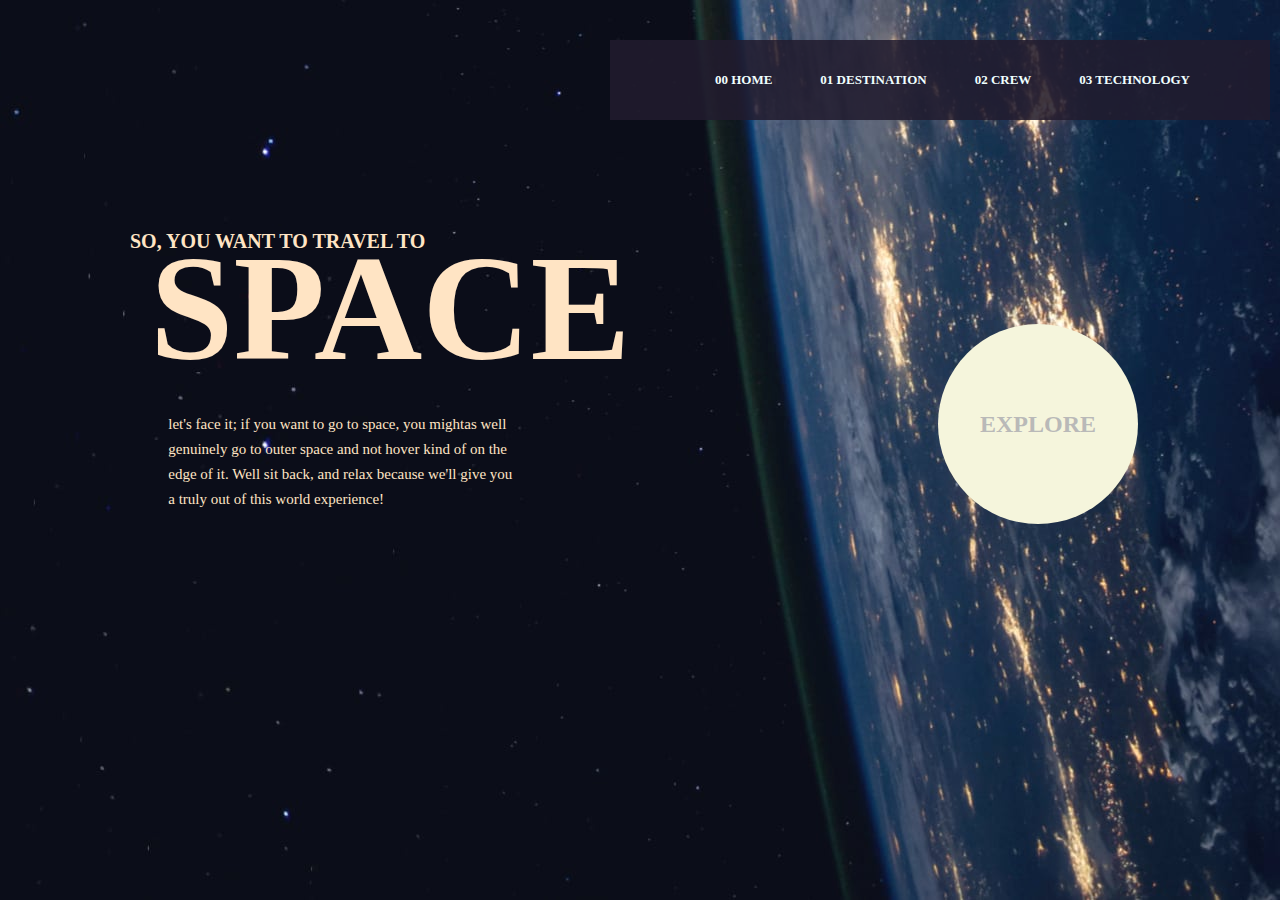
<file: index.html>
<!DOCTYPE html>
<html lang="en">

<head>
  <meta charset="UTF-8" />
  <meta name="viewport" content="width=device-width, initial-scale=1.0" />

  <link rel="icon" type="image/png" sizes="32x32" href="./assets/favicon-32x32.png">
  
  <title>Frontend Mentor | Space tourism website</title>

  <link rel="stylesheet" href="space-tourism.css" />
</head>

<body>
    <header>
        <nav>
            <ul>
                <li><a href="index.html"><b>00 HOME</b></a></li>
                <li><a href="destination-mars.html"><b>01 DESTINATION</b></a></li>
                <li><a href="crew.html"><b>02 CREW</b></a></li>
                <li><a href="technology-spaceport.html"><b>03 TECHNOLOGY</b></a></li>
            </ul>
        </nav>
        
    </header>
<main>
  <div class="wrapper">
    <h3>SO, YOU WANT TO TRAVEL TO</h3>
    <h1>SPACE</h1>
    <p>let's face it; if you want to go to space, you mightas well <br> genuinely go to outer space and not hover kind of on the<br> edge of it. Well sit back, and relax because we'll give you<br> a truly out of this world experience!</p>
    <h2>EXPLORE</h2>
  </div>
</main>
</body>

</html
</file>
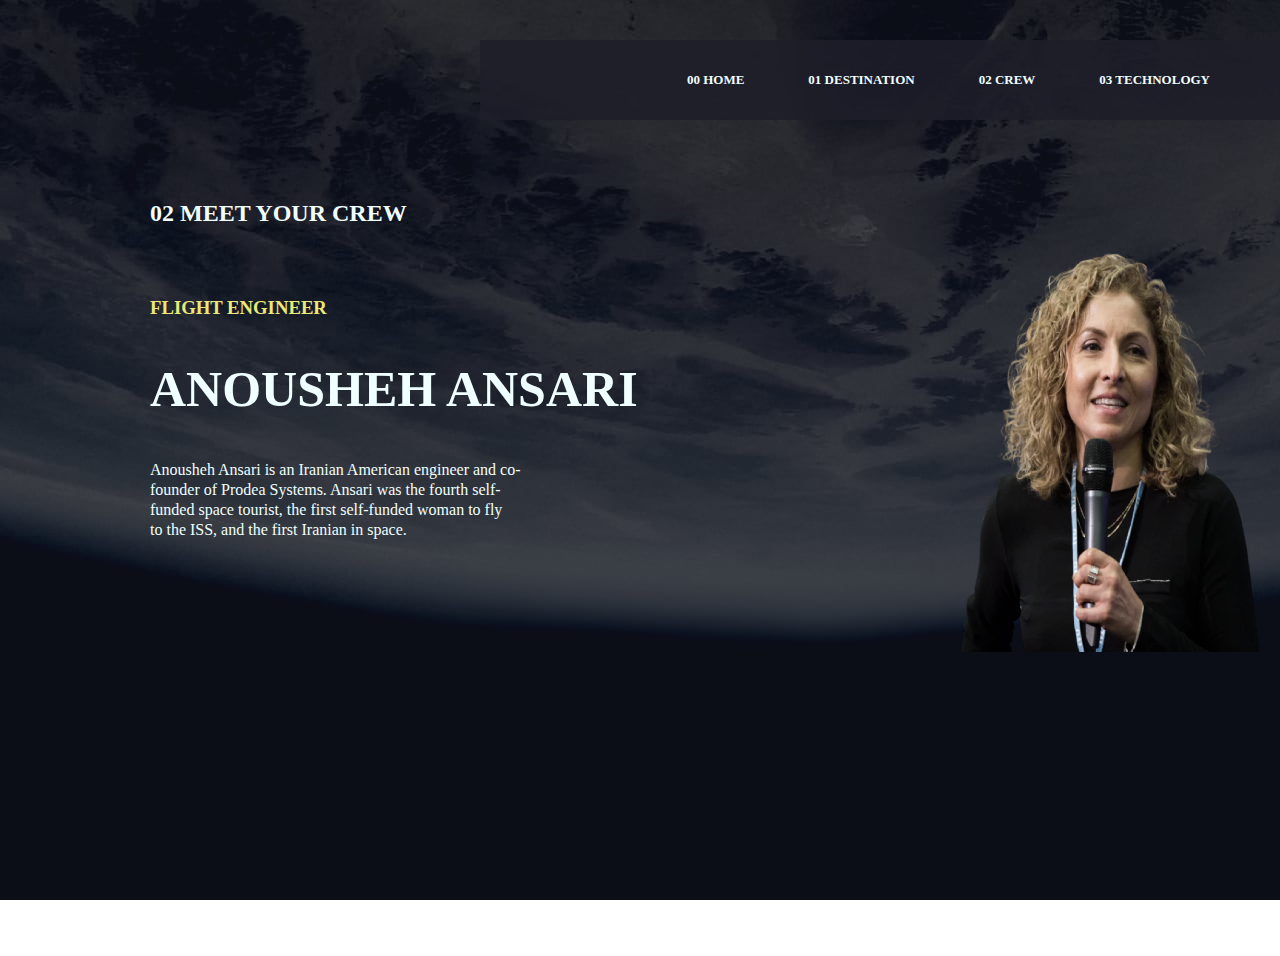
<file: crew.html>
<!DOCTYPE html>
<html lang="en">
<head>
  <meta charset="UTF-8">
  <meta name="viewport" content="width=device-width, initial-scale=1.0">

  <link rel="icon" type="image/png" sizes="32x32" href="./assets/favicon-32x32.png">
  
  <title>Frontend Mentor | Space tourism website</title>

  <link rel="stylesheet" href="Crew.css"/>
</head>

<body>
  <header>
      <nav>
          <ul>
              <li><a href="index.html"><b>00 HOME</b></a></li>
              <li><a href="destination-mars.html"><b>01 DESTINATION</b></a></li>
              <li><a href="crew.html"><b>02 CREW</b></a></li>
              <li><a href="starter-code\assets\technology\background-technology-mobile.jpg"><b>03 TECHNOLOGY</b></a></li>
          </ul>
      </nav>
      
  </header>

<h2 class="z">02 MEET YOUR CREW</h2>
  <h3>FLIGHT ENGINEER</h3>
  <h2 class="y">ANOUSHEH ANSARI</h2>
  <p> Anousheh Ansari is an Iranian American engineer and co-<br>founder of Prodea Systems. 
    Ansari was the fourth self-<br>funded space tourist, the first self-funded woman to 
    fly<br> to the ISS, and the first Iranian in space. </p>
    <img class="c" src="image-anousheh-ansari.webp" width="300px" height="400px"/>
</body>
</html>
</file>
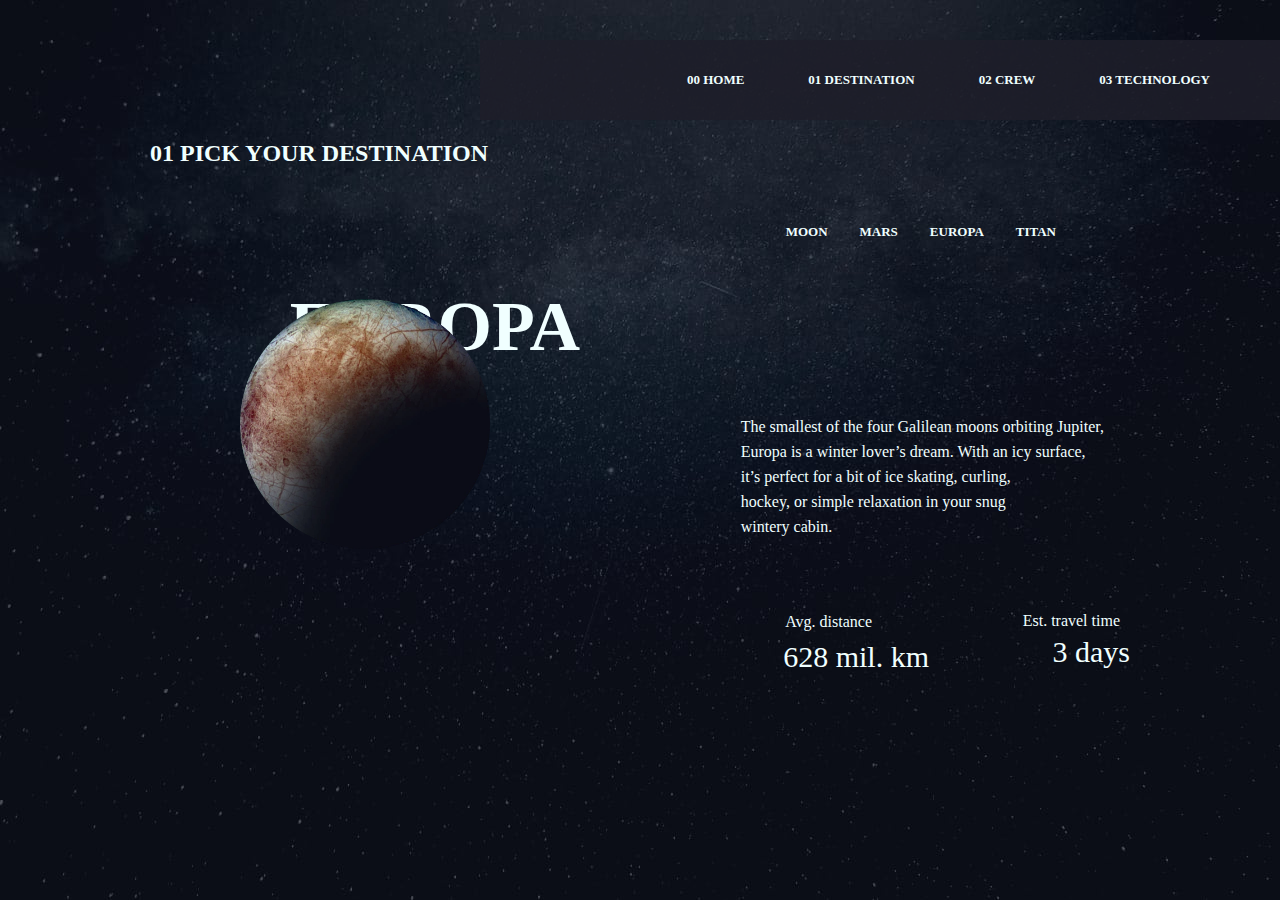
<file: destination-europa.html>
<!DOCTYPE html>
<html lang="en">
<head>
  <meta charset="UTF-8">
  <meta name="viewport" content="width=device-width, initial-scale=1.0">

  <link rel="icon" type="image/png" sizes="32x32" href="./assets/favicon-32x32.png">
  
  <title>Frontend Mentor | Space tourism website</title>

  <link rel="stylesheet" href="destination-europa.css"/>
</head>

<body>
  <header>
      <nav>
          <ul>
              <li><a href="index.html"><b>00 HOME</b></a></li>
              <li><a href="destination-mars.html"><b>01 DESTINATION</b></a></li>
              <li><a href="starter-code\assets\crew\background-crew-mobile.jpg"><b>02 CREW</b></a></li>
              <li><a href="starter-code\assets\technology\background-technology-mobile.jpg"><b>03 TECHNOLOGY</b></a></li>
          </ul>
      </nav>
      
  </header>

<h2>01 PICK YOUR DESTINATION</h2>

<main>
  <div class="wrapper">
      <ul>
          <li class="b"><a href="index.html"><b>MOON</b></a></li>
          <li class="b"><a href="destination-mars.html"><b>MARS</b></a></li>
          <li class="b"><a href="destination-europa.html"><b>EUROPA</b></a></li>
          <li class="b"><a href="destination-titan.html"><b>TITAN</b></a></li>
      </ul>
  </div>
  </main>
  <h1>EUROPA</h1>
  <p> The smallest of the four Galilean moons orbiting Jupiter,<br> Europa is a 
    winter lover’s dream. With an icy surface,<br> it’s perfect for a bit of 
    ice skating, curling,<br> hockey, or simple relaxation in your snug<br> 
    wintery cabin.</p>
    <img class="c" src="image-europa.webp" width="250px" height="250px"/>
    <div class="d">
      Avg. distance
    </div>
    <div class="e"> 628 mil. km
    </div>
    <div class="f">Est. travel time</div>
    <div class="g">3 days</div>
</body>

</html>
</file>
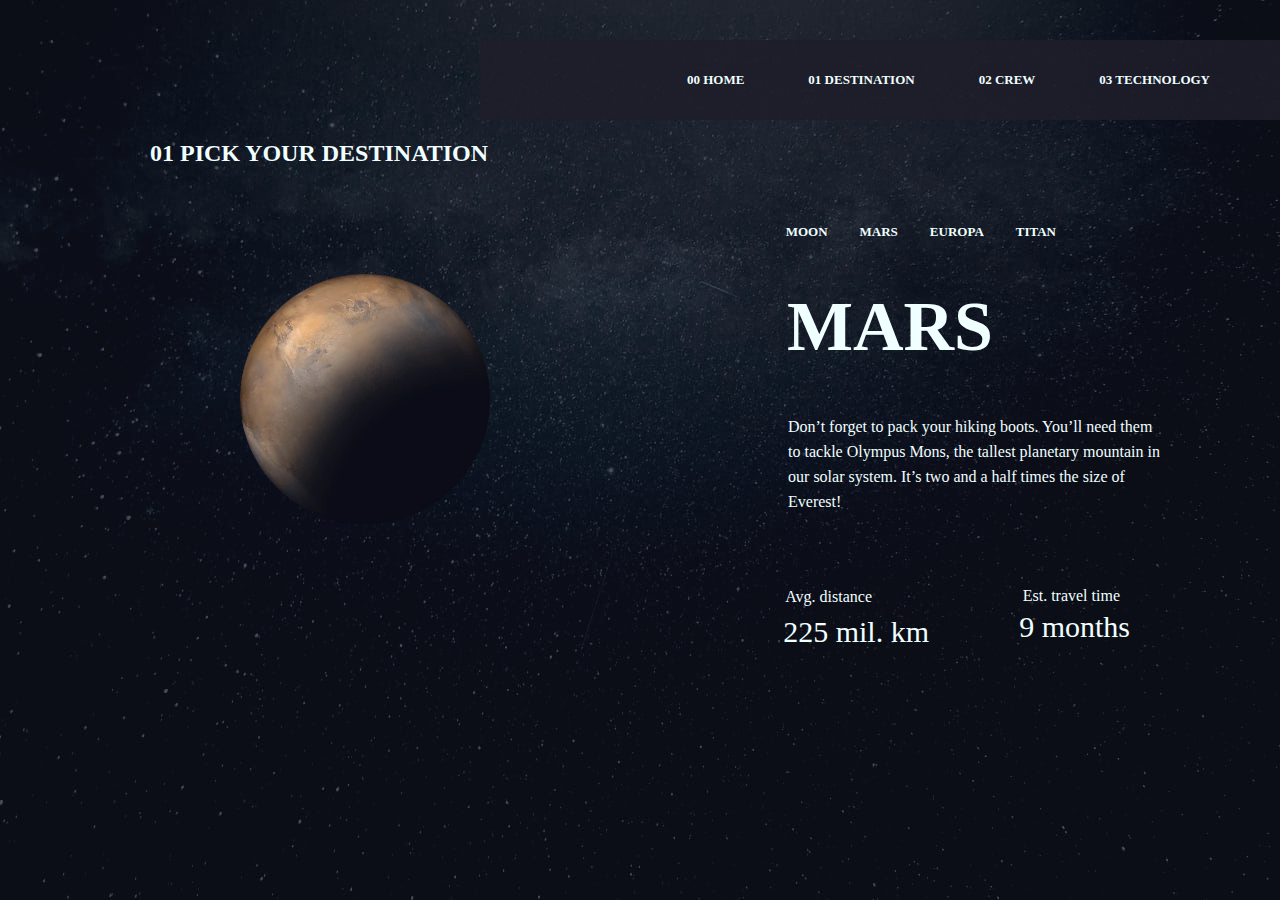
<file: destination-mars.html>
<!DOCTYPE html>
<html lang="en">
<head>
  <meta charset="UTF-8">
  <meta name="viewport" content="width=device-width, initial-scale=1.0">

  <link rel="icon" type="image/png" sizes="32x32" href="./assets/favicon-32x32.png">
  
  <title>Frontend Mentor | Space tourism website</title>

  <link rel="stylesheet" href="destination.css"/>
</head>

<body>
  <header>
      <nav>
          <ul>
              <li><a href="index.html"><b>00 HOME</b></a></li>
              <li><a href="destination-mars.html"><b>01 DESTINATION</b></a></li>
              <li><a href="starter-code\assets\crew\background-crew-mobile.jpg"><b>02 CREW</b></a></li>
              <li><a href="starter-code\assets\technology\background-technology-mobile.jpg"><b>03 TECHNOLOGY</b></a></li>
          </ul>
      </nav>
      
  </header>

<h2>01 PICK YOUR DESTINATION</h2>

<main>
  <div class="wrapper">
      <ul>
          <li class="b"><a href="destination-moon.html"><b>MOON</b></a></li>
          <li class="b"><a href="destination-mars.html"><b>MARS</b></a></li>
          <li class="b"><a href="destination-europa.html"><b>EUROPA</b></a></li>
          <li class="b"><a href="destination-titan.html"><b>TITAN</b></a></li>
      </ul>
  </div>
  </main>
  <h1>MARS</h1>
  <p> Don’t forget to pack your hiking boots.     You’ll need them <br> to tackle Olympus Mons, 
    the tallest planetary mountain in <br>our solar system. It’s two and a half times 
    the size of <br>Everest!</p>
    <img class="c" src="image-mars.webp" width="250px" height="250px"/>
    <div class="d">
      Avg. distance
    </div>
    <div class="e">225 mil. km
    </div>
    <div class="f">Est. travel time</div>
    <div class="g">9 months</div>
</body>

</html>
</file>
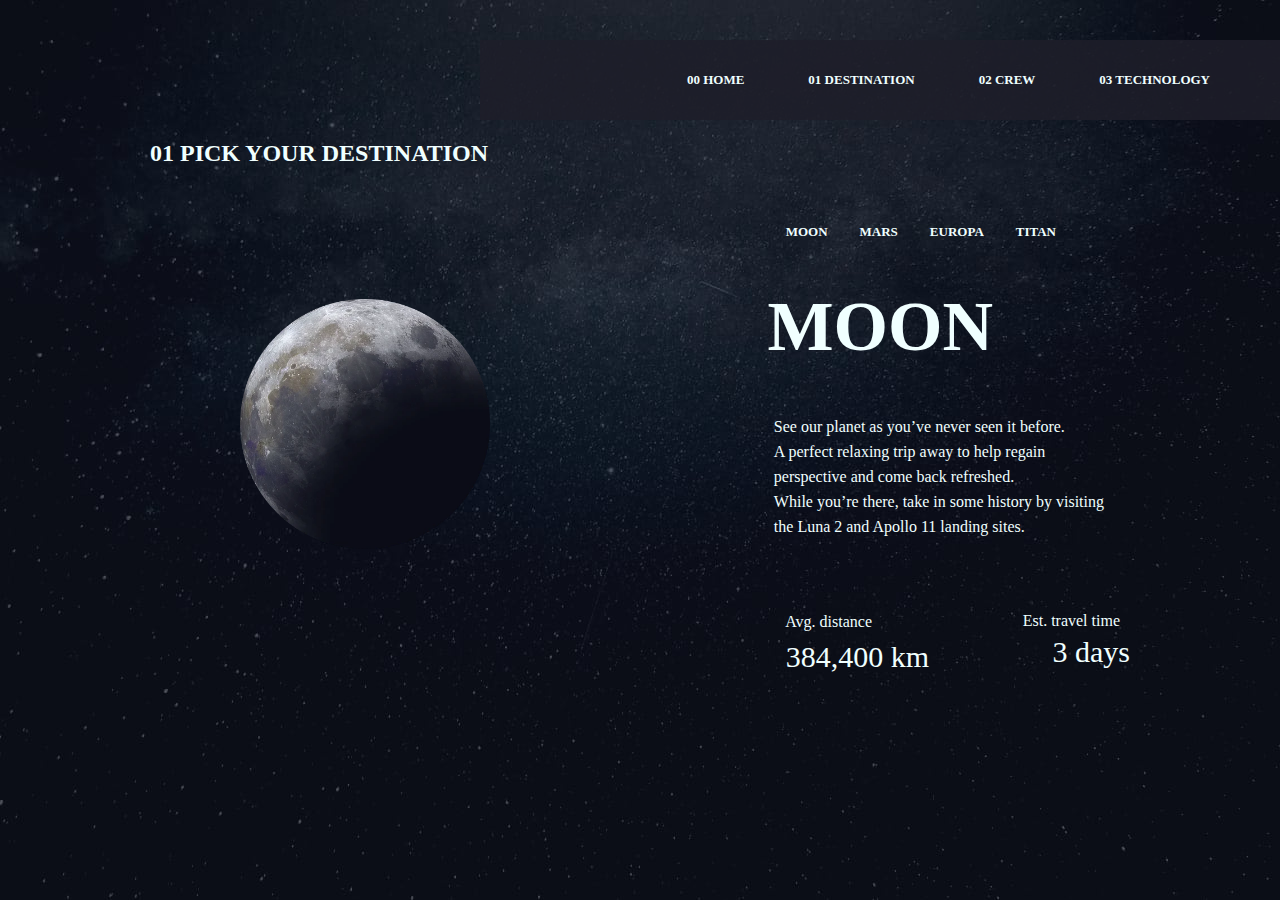
<file: destination-moon.html>
<!DOCTYPE html>
<html lang="en">
<head>
  <meta charset="UTF-8">
  <meta name="viewport" content="width=device-width, initial-scale=1.0">

  <link rel="icon" type="image/png" sizes="32x32" href="./assets/favicon-32x32.png">
  
  <title>Frontend Mentor | Space tourism website</title>

  <link rel="stylesheet" href="destination-moon.css"/>
</head>

<body>
  <header>
      <nav>
          <ul>
              <li><a href="index.html"><b>00 HOME</b></a></li>
              <li><a href="destination-mars.html"><b>01 DESTINATION</b></a></li>
              <li><a href="starter-code\assets\crew\background-crew-mobile.jpg"><b>02 CREW</b></a></li>
              <li><a href="starter-code\assets\technology\background-technology-mobile.jpg"><b>03 TECHNOLOGY</b></a></li>
          </ul>
      </nav>
      
  </header>

<h2>01 PICK YOUR DESTINATION</h2>

<main>
  <div class="wrapper">
      <ul>
          <li class="b"><a href="index.html"><b>MOON</b></a></li>
          <li class="b"><a href="destination-mars.html"><b>MARS</b></a></li>
          <li class="b"><a href="starter-code\assets\crew\background-crew-mobile.jpg"><b>EUROPA</b></a></li>
          <li class="b"><a href="starter-code\assets\technology\background-technology-mobile.jpg"><b>TITAN</b></a></li>
      </ul>
  </div>
  </main>
  <h1>MOON</h1>
  <p> See our planet as you’ve never seen it before.<br> A perfect relaxing trip away to help 
    regain <br>perspective and come back refreshed. <br> While you’re there, take in some history 
    by visiting <br>the Luna 2 and Apollo 11 landing sites.</p>
    <img class="c" src="image-moon.webp" width="250px" height="250px"/>
    <div class="d">
      Avg. distance
    </div>
    <div class="e">384,400 km
    </div>
    <div class="f">Est. travel time</div>
    <div class="g">3 days</div>
</body>

</html>
</file>
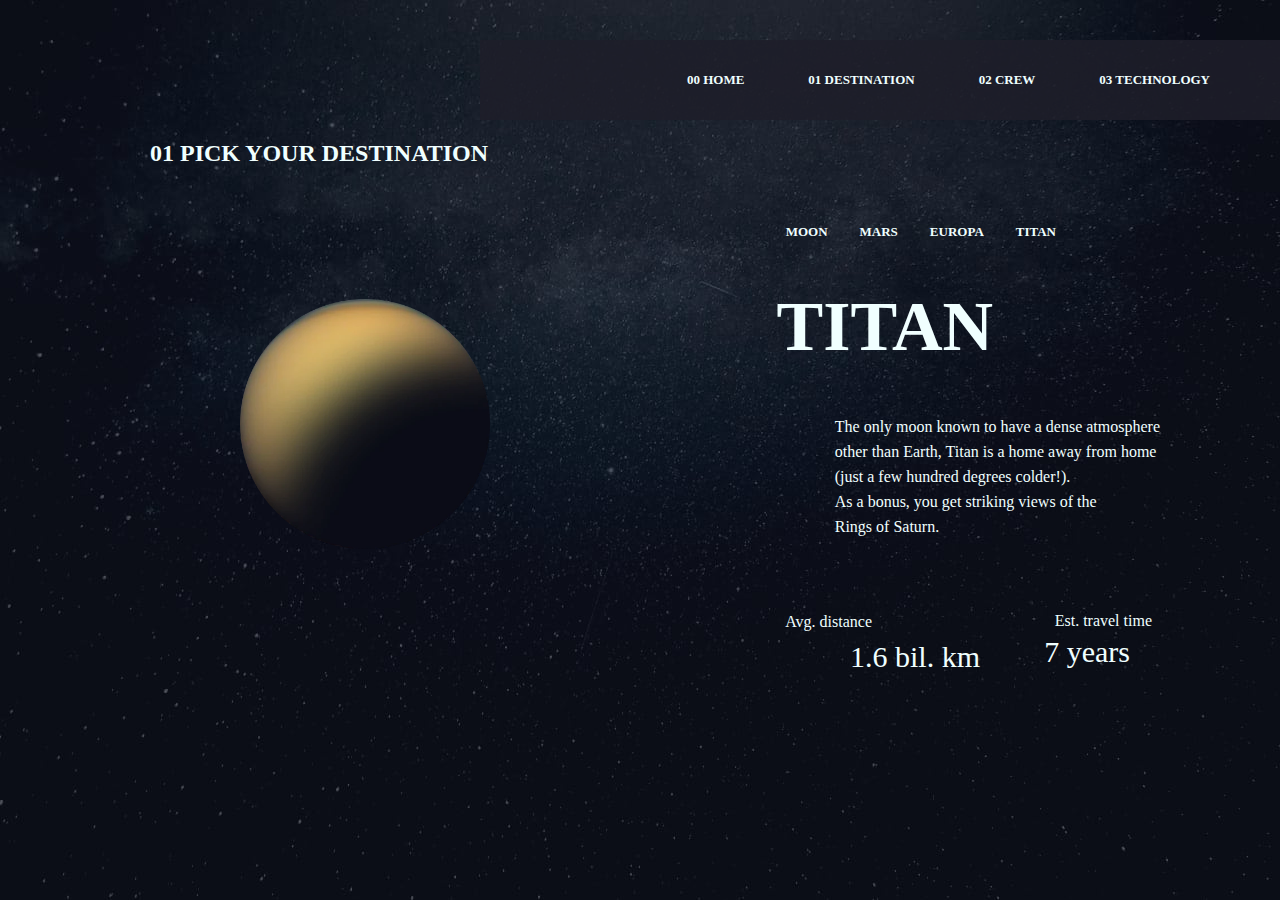
<file: destination-titan.html>
<!DOCTYPE html>
<html lang="en">
<head>
  <meta charset="UTF-8">
  <meta name="viewport" content="width=device-width, initial-scale=1.0">

  <link rel="icon" type="image/png" sizes="32x32" href="./assets/favicon-32x32.png">
  
  <title>Frontend Mentor | Space tourism website</title>

  <link rel="stylesheet" href="destination-titan.css"/>
</head>

<body>
  <header>
      <nav>
          <ul>
              <li><a href="index.html"><b>00 HOME</b></a></li>
              <li><a href="destination-mars.html"><b>01 DESTINATION</b></a></li>
              <li><a href="crew.html"><b>02 CREW</b></a></li>
              <li><a href="technology-spaceport.html"><b>03 TECHNOLOGY</b></a></li>
          </ul>
      </nav>
      
  </header>

<h2>01 PICK YOUR DESTINATION</h2>

<main>
  <div class="wrapper">
      <ul>
          <li class="b"><a href="index.html"><b>MOON</b></a></li>
          <li class="b"><a href="destination-mars.html"><b>MARS</b></a></li>
          <li class="b"><a href="destination-europa.html"><b>EUROPA</b></a></li>
          <li class="b"><a href="destination-titan.html"><b>TITAN</b></a></li>
      </ul>
  </div>
  </main>
  <h1>TITAN</h1>
  <p> The only moon known to have a dense atmosphere <br>other than Earth, Titan 
    is a home away from home <br>(just a few hundred degrees colder!).<br> As a 
    bonus, you get striking views of the<br> Rings of Saturn.</p>
    <img class="c" src="image-titan.webp" width="250px" height="250px"/>
    <div class="d">
      Avg. distance
    </div>
    <div class="e">1.6 bil. km
    </div>
    <div class="f">Est. travel time</div>
    <div class="g">7 years</div>
</body>

</html>
</file>
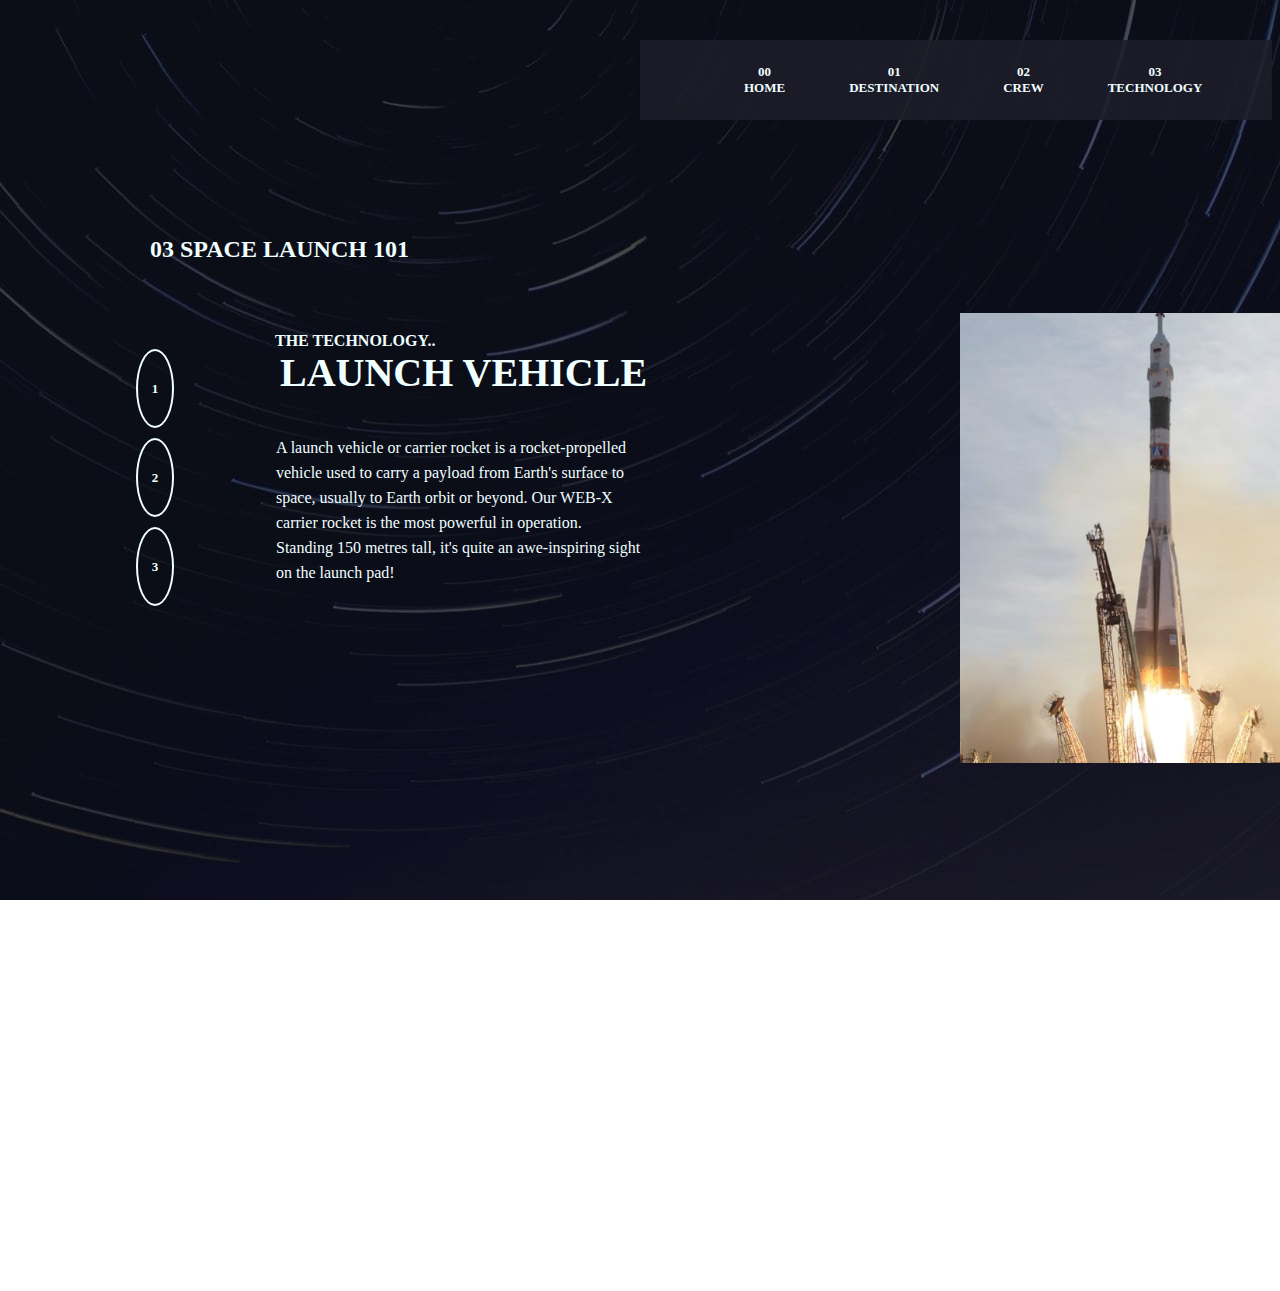
<file: technology-spaceport.html>
<!DOCTYPE html>
<html lang="en">
<head>
  <meta charset="UTF-8">
  <meta name="viewport" content="width=device-width, initial-scale=1.0">

  <link rel="icon" type="image/png" sizes="32x32" href="./assets/favicon-32x32.png">
  
  <title>Frontend Mentor | Space tourism website</title>

  <link rel="stylesheet" href="technology-spaceport.css"/>
</head>

<body>
  <header>
      <nav>
          <ul>
              <li><a href="index.html"><b>00 HOME</b></a></li>
              <li><a href="destination-mars.html"><b>01 DESTINATION</b></a></li>
              <li><a href="starter-code\assets\crew\background-crew-mobile.jpg"><b>02 CREW</b></a></li>
              <li><a href="technology-spaceport.html"><b>03 TECHNOLOGY</b></a></li>
          </ul>
      </nav>
      
  </header>

<h2>03    SPACE LAUNCH 101</h2>
<h4>THE TECHNOLOGY..</h4>

<main>
  <div class="wrapper">
      <ul class="x">
          <li class="y"><a class="z" href="destination-moon.html"><b>1</b></a></li>
          <li class="y"><a class="z" href="destination-mars.html"><b>2</b></a></li>
          <li class="y"><a class="z" href="destination-europa.html"><b>3</b></a></li>
      </ul>
  </div>
  </main>
  <h1>LAUNCH VEHICLE</h1>
  <p> A launch vehicle or carrier rocket is a rocket-propelled <br> vehicle used to carry a 
    payload from Earth's surface to <br>space, usually to Earth orbit or beyond. Our 
    WEB-X <br> carrier rocket is the most powerful in operation.<br> Standing 150 metres tall, 
    it's quite an awe-inspiring sight <br> on the launch pad!</p>
    <img class="c" src="image-launch-vehicle-portrait.jpg" width="400px" height="450px"/>
</body>

</html>
</file>
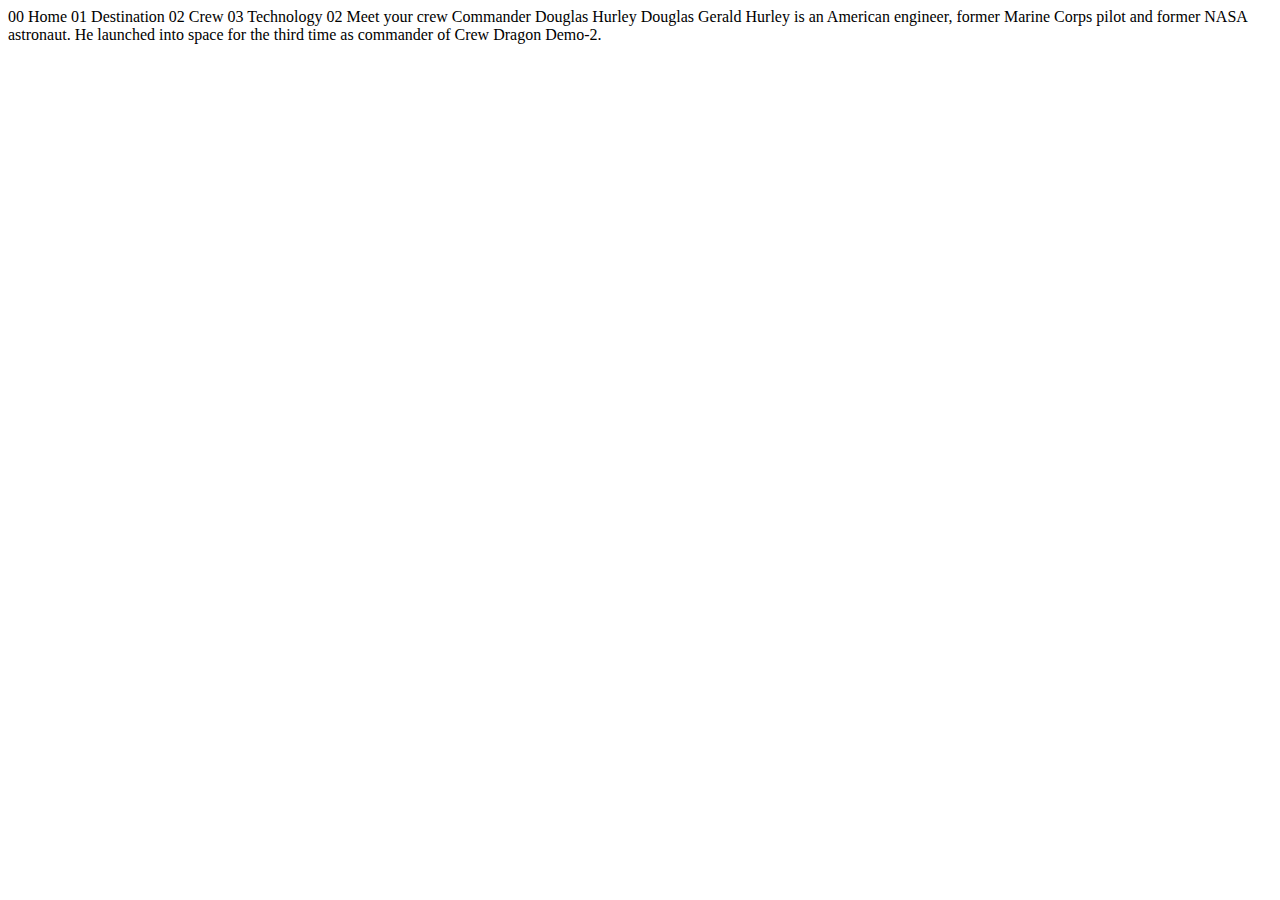
<file: starter-code/crew-commander.html>
<!DOCTYPE html>
<html lang="en">
<head>
  <meta charset="UTF-8">
  <meta name="viewport" content="width=device-width, initial-scale=1.0">

  <link rel="icon" type="image/png" sizes="32x32" href="./assets/favicon-32x32.png">
  
  <title>Frontend Mentor | Space tourism website</title>
</head>
<body>

  00 Home
  01 Destination
  02 Crew
  03 Technology

  02 Meet your crew

  Commander
  Douglas Hurley

  Douglas Gerald Hurley is an American engineer, former Marine Corps pilot 
  and former NASA astronaut. He launched into space for the third time as 
  commander of Crew Dragon Demo-2.
</body>
</html>
</file>
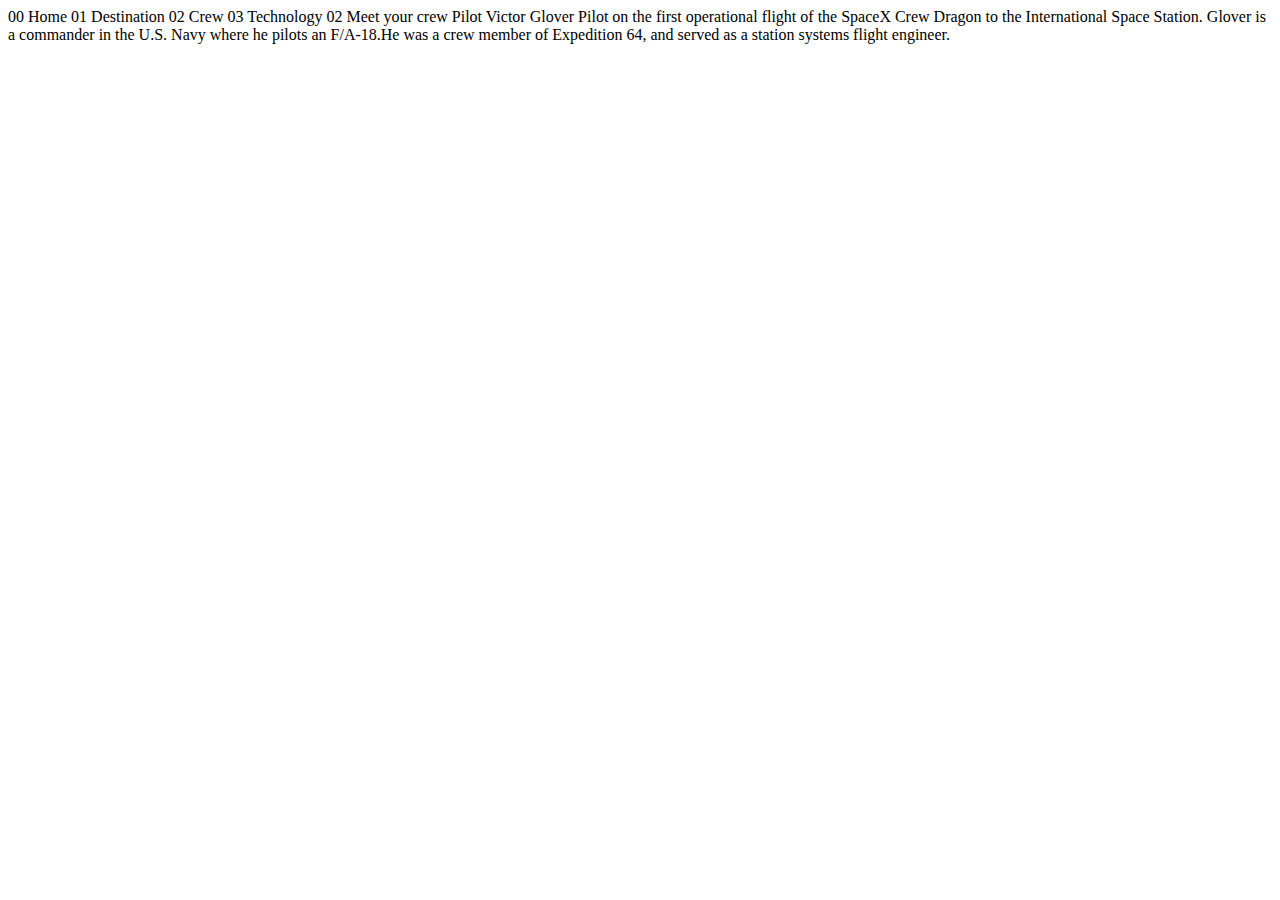
<file: starter-code/crew-pilot.html>
<!DOCTYPE html>
<html lang="en">
<head>
  <meta charset="UTF-8">
  <meta name="viewport" content="width=device-width, initial-scale=1.0">

  <link rel="icon" type="image/png" sizes="32x32" href="./assets/favicon-32x32.png">
  
  <title>Frontend Mentor | Space tourism website</title>
</head>
<body>

  00 Home
  01 Destination
  02 Crew
  03 Technology

  02 Meet your crew

  Pilot
  Victor Glover

  Pilot on the first operational flight of the SpaceX Crew Dragon to the 
  International Space Station. Glover is a commander in the U.S. Navy where 
  he pilots an F/A-18.He was a crew member of Expedition 64, and served as a 
  station systems flight engineer. 
</body>
</html>
</file>
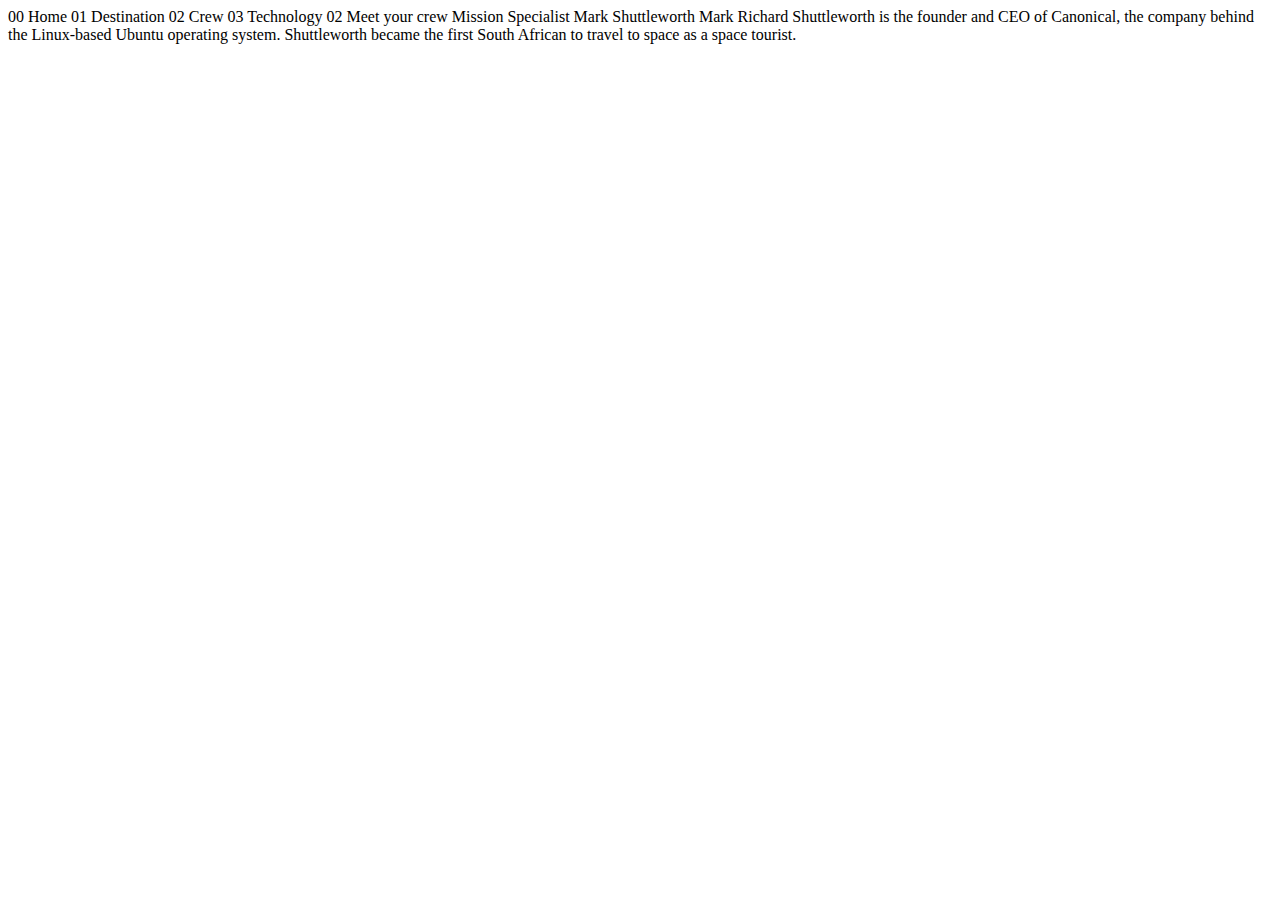
<file: starter-code/crew-specialist.html>
<!DOCTYPE html>
<html lang="en">
<head>
  <meta charset="UTF-8">
  <meta name="viewport" content="width=device-width, initial-scale=1.0">

  <link rel="icon" type="image/png" sizes="32x32" href="./assets/favicon-32x32.png">
  
  <title>Frontend Mentor | Space tourism website</title>
</head>
<body>

  00 Home
  01 Destination
  02 Crew
  03 Technology

  02 Meet your crew

  Mission Specialist
  Mark Shuttleworth

  Mark Richard Shuttleworth is the founder and CEO of Canonical, the company behind 
  the Linux-based Ubuntu operating system. Shuttleworth became the first South 
  African to travel to space as a space tourist.
</body>
</html>
</file>
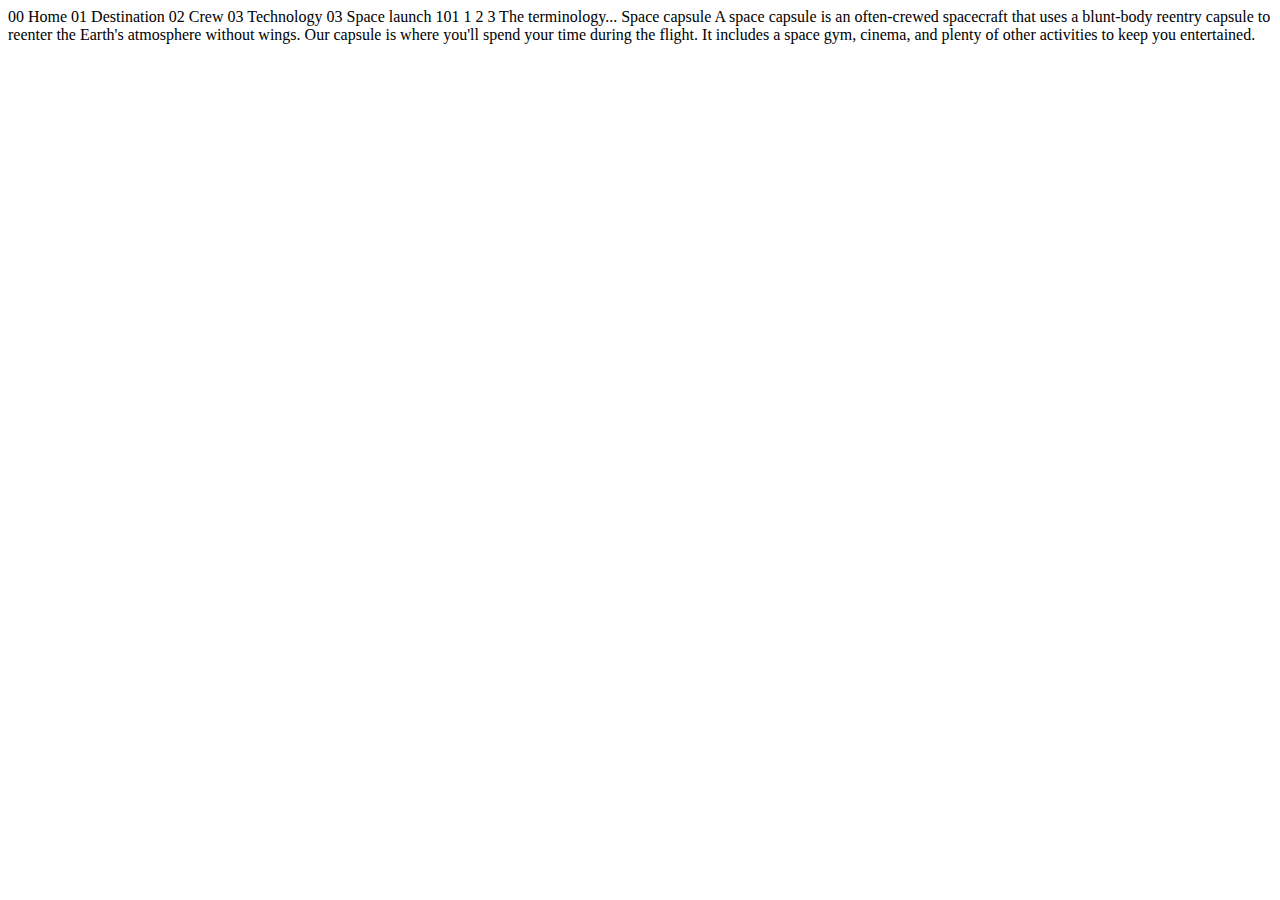
<file: starter-code/technology-capsule.html>
<!DOCTYPE html>
<html lang="en">
<head>
  <meta charset="UTF-8">
  <meta name="viewport" content="width=device-width, initial-scale=1.0">

  <link rel="icon" type="image/png" sizes="32x32" href="./assets/favicon-32x32.png">
  
  <title>Frontend Mentor | Space tourism website</title>
</head>
<body>

  00 Home
  01 Destination
  02 Crew
  03 Technology

  03 Space launch 101

  1
  2
  3

  The terminology...
  Space capsule

  A space capsule is an often-crewed spacecraft that uses a blunt-body reentry 
  capsule to reenter the Earth's atmosphere without wings. Our capsule is where 
  you'll spend your time during the flight. It includes a space gym, cinema, 
  and plenty of other activities to keep you entertained.
</body>
</html>
</file>
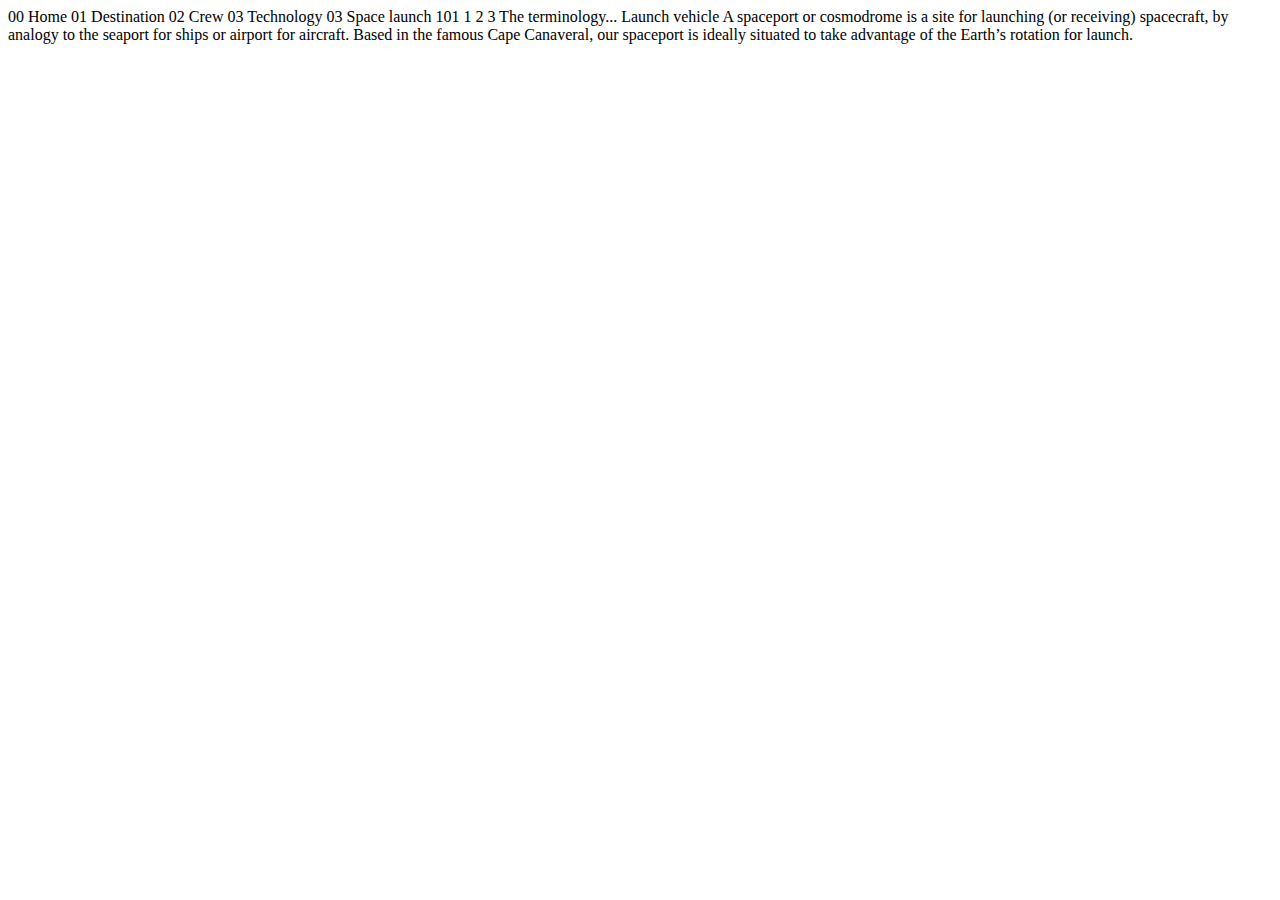
<file: starter-code/technology-vehicle.html>
<!DOCTYPE html>
<html lang="en">
<head>
  <meta charset="UTF-8">
  <meta name="viewport" content="width=device-width, initial-scale=1.0">

  <link rel="icon" type="image/png" sizes="32x32" href="./assets/favicon-32x32.png">
  
  <title>Frontend Mentor | Space tourism website</title>
</head>
<body>

  00 Home
  01 Destination
  02 Crew
  03 Technology

  03 Space launch 101

  1
  2
  3

  The terminology...
  Launch vehicle

  A spaceport or cosmodrome is a site for launching (or receiving) spacecraft, 
  by analogy to the seaport for ships or airport for aircraft. Based in the 
  famous Cape Canaveral, our spaceport is ideally situated to take advantage 
  of the Earth’s rotation for launch.

  
</body>
</html>
</file>
<file: space-tourism.css>
body{
    background-image:url(background-home-mobile.jpg);
    background-repeat: no-repeat;
    background-attachment: fixed;
    background-position: center;
    background-size:cover;
    margin: 0;
    padding:0;
    width:100%;
    
}
header{
    display:flex;
    align-items: center;
    justify-content: right;
}

nav{
    display:flex;
    border-style:outset;
    background: #eddd;
    height:140px;
    width:180px;
    margin: 10px;
    padding-left: 20px;
    padding-top: 0px;
    
}

ul{

    text-decoration: none;

}
li{
    display: flex;
    flex-direction: column;
    padding-top: 5px; justify-content:center;
    position:relative;
    right:4em;
    margin: 1em;
    padding: 0em;
    text-align: center;
    line-height: 10px;
}

    a:hover{
    font-size: 1.5em;
    color: red;
    }
    
    a{
    color:azure;
    display: flex;
    font-size: small;
    text-size-adjust:initial;
    text-decoration-line:none
    }

    Main{
        display:flex;
        align-items: center;
        justify-content: center;
        margin:0px;
        padding-left: 0px;
    }
    .wrapper{
        margin: opx;
        padding: 0px;

    }
    h3{
        display:flex;
        color:bisque;
        justify-content: center;
        padding: 0px;
        margin-top: 25px;
        margin-right: 50px;
    }

    h1{
        display: flex;
        color:bisque;
        justify-content: center;
        align-items: center;
        font-size:50px;
        font-family: cambria;
        padding: 0px;
        margin-right: 50px;
        margin-top: 0px;
        line-height: 0px;
    }
    p{
        display:flex;
        color:bisque;
        justify-content: center;
        text-align: center;
        line-height: 20px;
        padding-top:25px;
    }

    h2{
        display: flex;
        color: rgb(185, 185, 184);
        justify-content: center;
        align-items: center;
        line-height: 75px;
        border-radius: 50%;
        background:  beige;
        height: 200px;
        width: 200px;
        margin-left: 50px;
    }

    @media (min-width:700px) {
        body{
            background-image:url(background-home-desktop.jpg);
            background-repeat: no-repeat;
            background-attachment: fixed;
            background-position: center;
            background-size:cover;
            margin: 0;
            padding:0;
            width:100%;
            
        }
        header{
            display:flex;
            
        
        }
        
        nav{
            display:flex;
            border: 1px;
            background: rgba(33, 28, 46, 0.867);
            height:80px;
            width:50%;
            justify-content: right;
            align-items: right;
            margin-top: 40px;
            margin-left: 30em;
            padding-left: 20px;
            padding-top: 0px;
            
            
        }
        
        ul{
            display: flex;
            text-decoration: none;
        
        }
        li{
            display: flex;
            padding-top: 5px; justify-content:center;
            align-items: center;
            flex-direction: row;
            margin-left: 2em;
            padding: 0em;
            text-align: center;
        }
        
            a:hover{
            font-size: 15px;
            color: red;
            
            }
            
            a{
            color:azure;
            display: flex;
            font-size: small;
            text-decoration-line:none;
            }
        
            Main{
                display:flex;
                align-items: left;
                justify-content: left;
                margin:0px;
                padding: 0px;
            }
            .wrapper{
                margin:0px;
                padding: 0px;
        
            }
            h3{
                display:flex;
                color:bisque;
                justify-content: left;
                font-size: 20px;
                font-weight: 250px;
                font-family: georgia;
                padding: 0px;
                margin-left: 6.5em;
                margin-top: 5em;
            }
        
            h1{
                display: flex;
                color:bisque;
                justify-content: center;
                align-items: center;
                font-size:150px;
                font-weight: 400px;
                font-family: cambria;
                padding: 0px;
                margin-left: 1em;
                line-height: 70px;
            }
            p{
                display:flex;
                color:bisque;
                justify-content: center;
                text-align: left;
                font-size: 15px;
                line-height: 25px;
                position: relative;
                bottom: 3.8em;
            }
        
            h2{
                display: flex;
                color: rgb(185, 185, 184);
                justify-content: center;
                align-items: right;
                border-radius: 50%;
                background:  beige;
                width: 200px;
                position:relative;
                left:37em;
                bottom: 11em;
                
            }

    }
</file>
<file: Crew.css>
body{
    background-image:url(background-crew-desktop.jpg);
    background-repeat: no-repeat;
    background-attachment: fixed;
    background-position: center;
    background-size:cover;
    margin: 0;
    padding:0;
    width:100%;
}

header{
    display:flex;    
}

nav{
    display:flex;
    border: 1px;
    background: rgba(30, 30, 42, 0.867);
    height:80px;
    width:80%;
    justify-content: right;
    align-items: right;
    margin-top: 40px;
    margin-left: 30em;
    padding-right: 70px;
    padding-left: 0px;
    padding-top: 0px;
}

ul{
    display: flex;
    text-decoration: none;
}

li{
    display: flex;
    padding-top: 5px; 
    justify-content:center;
    align-items: center;
    flex-direction: row;
    margin-left: 4em;
    padding: 0px;
    text-align: center;
}

    a:hover{
    font-size: 15px;
    color: red;
    
    }
    
    a{
    color:azure;
    display: flex;
    font-size: small;
    text-decoration-line:none;
    }

    .z{
     display:flex;
     color:azure;
     padding-left: 150px;
     padding-top:60px;   
    }

    h3{
        display:flex;
        color:rgb(236, 232, 121);
        padding-left: 150px;
        padding-top: 50px; 
        font-family:haettenschweiler;  
    }
    .y{
        display:flex;
        color:azure;
        padding-left: 150px;
        font-size: 50px;
        font-family: georgia;
    }
    p{
        display:flex;
        color:azure;
        padding-left: 150px;
        line-height: 20px;
    }
    .c{
        display:flex;
        position:relative;
        left:60em;
        bottom:19em;
    }
</file>
<file: destination-europa.css>
body{
    background-image:url(background-destination-desktop.jpg);
    background-repeat: no-repeat;
    background-attachment: fixed;
    background-position: center;
    background-size:cover;
    margin: 0;
    padding:0;
    width:100%;
}


header{
    display:flex;
    
}

nav{
    display:flex;
    border: 1px;
    background: rgba(30, 30, 42, 0.867);
    height:80px;
    width:80%;
    justify-content: right;
    align-items: right;
    margin-top: 40px;
    margin-left: 30em;
    padding-right: 70px;
    padding-left: 0px;
    padding-top: 0px;
    
}

ul{
    display: flex;
    text-decoration: none;

}
li{
    display: flex;
    padding-top: 5px; 
    justify-content:center;
    align-items: center;
    flex-direction: row;
    margin-left: 4em;
    padding: 0px;
    text-align: center;
}

    a:hover{
    font-size: 15px;
    color: red;
    
    }
    
    a{
    color:azure;
    display: flex;
    font-size: small;
    text-decoration-line:none;
    }

    Main{
        display:flex;
        align-items: right;
        justify-content: right;
        position: relative;
        top:1em;
        right:14em;
        margin:0px;
        padding: 0px;
    }
    .wrapper{
        margin:0px;
        padding: 0px;
    }

    h2{
        display: flex;
        padding-left: 150px;
        color: azure;
        position:relative;
        top:0em;
    }
    .b{
        display: flex;
        padding-top: 5px; 
        justify-content:center;
        align-items: center;
        flex-direction: row;
        margin-left: 2em;
        text-align: center;
    }
    p{
        display: flex;
        color: azure;
        line-height: 25px;
        padding-left: 100px;
        align-items: right;
        justify-content: right;
        position: relative;
        top:0px;
        right:11em;
    }

    h1{
        display: flex;
        color:azure;
        position:relative;
        justify-content: right;
        align-items: right;
        right:10em;
        font-size: 70px;
        top:0px;
    }
    .c{
        display:flex;
        position:relative;
        bottom:16em;
        left:15em;
    }
    .d{
        display: flex;
        color: azure;
        justify-content: right;
        align-items: right;
        position: relative;
        right: 25.5em;
        bottom: 12em;
    }
    .e{
        display: flex;
        color: azure;
        justify-content: right;
        align-items: right;
        position: relative;
        right: 11.7em;
        bottom: 6.1em;
        font-size: 30px;
    }
    .f{
        display: flex;
        color: azure;
        justify-content: right;
        align-items: right;
        position: relative;
        right: 10em;
        bottom: 15.3em;
    }
    .g{
        display: flex;
        color: azure;
        justify-content: right;
        align-items: right;
        position: relative;
        right: 5em;
        bottom: 8em;
        font-size: 30px;
    }
</file>
<file: destination.css>
body{
    background-image:url(background-destination-desktop.jpg);
    background-repeat: no-repeat;
    background-attachment: fixed;
    background-position: center;
    background-size:cover;
    margin: 0;
    padding:0;
    width:100%;
}


header{
    display:flex;
    
}

nav{
    display:flex;
    border: 1px;
    background: rgba(30, 30, 42, 0.867);
    height:80px;
    width:80%;
    justify-content: right;
    align-items: right;
    margin-top: 40px;
    margin-left: 30em;
    padding-right: 70px;
    padding-left: 0px;
    padding-top: 0px;
    
}

ul{
    display: flex;
    text-decoration: none;

}
li{
    display: flex;
    padding-top: 5px; 
    justify-content:center;
    align-items: center;
    flex-direction: row;
    margin-left: 4em;
    padding: 0px;
    text-align: center;
}

    a:hover{
    font-size: 15px;
    color: red;
    
    }
    
    a{
    color:azure;
    display: flex;
    font-size: small;
    text-decoration-line:none;
    }

    Main{
        display:flex;
        align-items: right;
        justify-content: right;
        position: relative;
        top:1em;
        right:14em;
        margin:0px;
        padding: 0px;
    }
    .wrapper{
        margin:0px;
        padding: 0px;
    }

    h2{
        display: flex;
        padding-left: 150px;
        color: azure;
        position:relative;
        top:0em;
    }
    .b{
        display: flex;
        padding-top: 5px; 
        justify-content:center;
        align-items: center;
        flex-direction: row;
        margin-left: 2em;
        text-align: center;
    }
    p{
        display: flex;
        color: azure;
        line-height: 25px;
        padding-left: 100px;
        align-items: right;
        justify-content: right;
        position: relative;
        top:0px;
        right:7.5em;
    }

    h1{
        display: flex;
        color:azure;
        position:relative;
        justify-content: right;
        align-items: right;
        right:4.1em;
        font-size: 70px;
        top:0px;
    }
    .c{
        display:flex;
        position:relative;
        bottom:16em;
        left:15em;
    }
    .d{
        display: flex;
        color: azure;
        justify-content: right;
        align-items: right;
        position: relative;
        right: 25.5em;
        bottom: 12em;
    }
    .e{
        display: flex;
        color: azure;
        justify-content: right;
        align-items: right;
        position: relative;
        right: 11.7em;
        bottom: 6.1em;
        font-size: 30px;
    }
    .f{
        display: flex;
        color: azure;
        justify-content: right;
        align-items: right;
        position: relative;
        right: 10em;
        bottom: 15.3em;
    }
    .g{
        display: flex;
        color: azure;
        justify-content: right;
        align-items: right;
        position: relative;
        right: 5em;
        bottom: 8em;
        font-size: 30px;
    }
</file>
<file: destination-moon.css>
body{
    background-image:url(background-destination-desktop.jpg);
    background-repeat: no-repeat;
    background-attachment: fixed;
    background-position: center;
    background-size:cover;
    margin: 0;
    padding:0;
    width:100%;
}


header{
    display:flex;
    
}

nav{
    display:flex;
    border: 1px;
    background: rgba(30, 30, 42, 0.867);
    height:80px;
    width:80%;
    justify-content: right;
    align-items: right;
    margin-top: 40px;
    margin-left: 30em;
    padding-right: 70px;
    padding-left: 0px;
    padding-top: 0px;
    
}

ul{
    display: flex;
    text-decoration: none;

}
li{
    display: flex;
    padding-top: 5px; 
    justify-content:center;
    align-items: center;
    flex-direction: row;
    margin-left: 4em;
    padding: 0px;
    text-align: center;
}

    a:hover{
    font-size: 15px;
    color: red;
    
    }
    
    a{
    color:azure;
    display: flex;
    font-size: small;
    text-decoration-line:none;
    }

    Main{
        display:flex;
        align-items: right;
        justify-content: right;
        position: relative;
        top:1em;
        right:14em;
        margin:0px;
        padding: 0px;
    }
    .wrapper{
        margin:0px;
        padding: 0px;
    }

    h2{
        display: flex;
        padding-left: 150px;
        color: azure;
        position:relative;
        top:0em;
    }
    .b{
        display: flex;
        padding-top: 5px; 
        justify-content:center;
        align-items: center;
        flex-direction: row;
        margin-left: 2em;
        text-align: center;
    }
    p{
        display: flex;
        color: azure;
        line-height: 25px;
        padding-left: 100px;
        align-items: right;
        justify-content: right;
        position: relative;
        top:0px;
        right:11em;
    }

    h1{
        display: flex;
        color:azure;
        position:relative;
        justify-content: right;
        align-items: right;
        right:4.1em;
        font-size: 70px;
        top:0px;
    }
    .c{
        display:flex;
        position:relative;
        bottom:16em;
        left:15em;
    }
    .d{
        display: flex;
        color: azure;
        justify-content: right;
        align-items: right;
        position: relative;
        right: 25.5em;
        bottom: 12em;
    }
    .e{
        display: flex;
        color: azure;
        justify-content: right;
        align-items: right;
        position: relative;
        right: 11.7em;
        bottom: 6.1em;
        font-size: 30px;
    }
    .f{
        display: flex;
        color: azure;
        justify-content: right;
        align-items: right;
        position: relative;
        right: 10em;
        bottom: 15.3em;
    }
    .g{
        display: flex;
        color: azure;
        justify-content: right;
        align-items: right;
        position: relative;
        right: 5em;
        bottom: 8em;
        font-size: 30px;
    }
</file>
<file: destination-titan.css>
body{
    background-image:url(background-destination-desktop.jpg);
    background-repeat: no-repeat;
    background-attachment: fixed;
    background-position: center;
    background-size:cover;
    margin: 0;
    padding:0;
    width:100%;
}


header{
    display:flex;
    
}

nav{
    display:flex;
    border: 1px;
    background: rgba(30, 30, 42, 0.867);
    height:80px;
    width:80%;
    justify-content: right;
    align-items: right;
    margin-top: 40px;
    margin-left: 30em;
    padding-right: 70px;
    padding-left: 0px;
    padding-top: 0px;
    
}

ul{
    display: flex;
    text-decoration: none;

}
li{
    display: flex;
    padding-top: 5px; 
    justify-content:center;
    align-items: center;
    flex-direction: row;
    margin-left: 4em;
    padding: 0px;
    text-align: center;
}

    a:hover{
    font-size: 15px;
    color: red;
    
    }
    
    a{
    color:azure;
    display: flex;
    font-size: small;
    text-decoration-line:none;
    }

    Main{
        display:flex;
        align-items: right;
        justify-content: right;
        position: relative;
        top:1em;
        right:14em;
        margin:0px;
        padding: 0px;
    }
    .wrapper{
        margin:0px;
        padding: 0px;
    }

    h2{
        display: flex;
        padding-left: 150px;
        color: azure;
        position:relative;
        top:0em;
    }
    .b{
        display: flex;
        padding-top: 5px; 
        justify-content:center;
        align-items: center;
        flex-direction: row;
        margin-left: 2em;
        text-align: center;
    }
    p{
        display: flex;
        color: azure;
        line-height: 25px;
        padding-left: 100px;
        align-items: right;
        justify-content: right;
        position: relative;
        top:0px;
        right:7.5em;
    }

    h1{
        display: flex;
        color:azure;
        position:relative;
        justify-content: right;
        align-items: right;
        right:4.1em;
        font-size: 70px;
        top:0px;
    }
    .c{
        display:flex;
        position:relative;
        bottom:16em;
        left:15em;
    }
    .d{
        display: flex;
        color: azure;
        justify-content: right;
        align-items: right;
        position: relative;
        right: 25.5em;
        bottom: 12em;
    }
    .e{
        display: flex;
        color: azure;
        justify-content: right;
        align-items: right;
        position: relative;
        right: 10em;
        bottom: 6.1em;
        font-size: 30px;
    }
    .f{
        display: flex;
        color: azure;
        justify-content: right;
        align-items: right;
        position: relative;
        right: 8em;
        bottom: 15.3em;
    }
    .g{
        display: flex;
        color: azure;
        justify-content: right;
        align-items: right;
        position: relative;
        right: 5em;
        bottom: 8em;
        font-size: 30px;
    }
</file>
<file: technology-spaceport.css>
body{
    background-image:url(background-technology-desktop.jpg);
    background-repeat: no-repeat;
    background-attachment: fixed;
    background-position: center;
    background-size:cover;
    margin: 0;
    padding:0;
    width:70%;
}


header{
    display:flex;
    
}

nav{
    display:flex;
    border: 1px;
    background: rgba(30, 30, 42, 0.867);
    height:80px;
    width:80%;
    justify-content: right;
    align-items: right;
    margin-top: 40px;
    margin-left: 40em;
    padding-right: 70px;
    padding-left: 0px;
    padding-top: 0px;
    
}

ul{
    display: flex;
    text-decoration: none;

}
li{
    display: flex;
    padding-top: 5px; 
    justify-content:center;
    align-items: center;
    flex-direction: row;
    margin-left: 4em;
    padding: 0px;
    text-align: center;
}

    a:hover{
    font-size: 15px;
    color: black;
    
    }
    
    a{
    color:azure;
    display: flex;
    font-size: small;
    text-decoration-line:none;
    }

    Main{
        align-items: left;
        justify-content: left;
        position: relative;
        right:4em;
        margin:0px;
        padding: 0px;
        bottom: 3.1em;
        top:2em;
    }
    .wrapper{
        margin:0px;
        padding: 0px;
        flex-direction: column;
    }

    h2{
        display: flex;
        padding-left: 150px;
        color: azure;
        position:relative;
        top:4em;
    }
    h4{
        display:flex;
        color:azure;
        padding-left:275px;
        padding-top:5em;
        position: relative;
        top:4em;
    }
    .x{
        flex-direction: column;
    }
    .y{
        justify-content:left;
        align-items: left;
        flex-direction: column;
        border:2px solid azure;
        border-radius: 50%;
        line-height: 75px;
        width:4%;
        height:0%;
        margin-top:10px;
        margin-left: 10em;
    }
    .y:hover{
        font-size: 15px;
        color: white;
        background-color: beige;
    }
    .z{
        flex-direction: column;

    }

    p{
        display: flex;
        color: azure;
        line-height: 25px;
        padding-left: 100px;
        align-items: left;
        justify-content: left;
        position: relative;
        bottom:15em;
        left:11em;
    }

    h1{
        display: flex;
        color:azure;
        position:relative;
        justify-content: left;
        align-items: left;
        font-size: 40px;
        bottom:6.3em;
        left:7em;
    }
    .c{
        display:flex;
        position:relative;
        bottom:33em;
        left:60em;
    }
    .d{
        display: flex;
        color: azure;
        justify-content: right;
        align-items: right;
        position: relative;
        right: 25.5em;
        bottom: 12em;
    }
    .e{
        display: flex;
        color: azure;
        justify-content: right;
        align-items: right;
        position: relative;
        right: 11.7em;
        bottom: 6.1em;
        font-size: 30px;
    }
    .f{
        display: flex;
        color: azure;
        justify-content: right;
        align-items: right;
        position: relative;
        right: 10em;
        bottom: 15.3em;
    }
    .g{
        display: flex;
        color: azure;
        justify-content: right;
        align-items: right;
        position: relative;
        right: 5em;
        bottom: 8em;
        font-size: 30px;
    }
</file>
